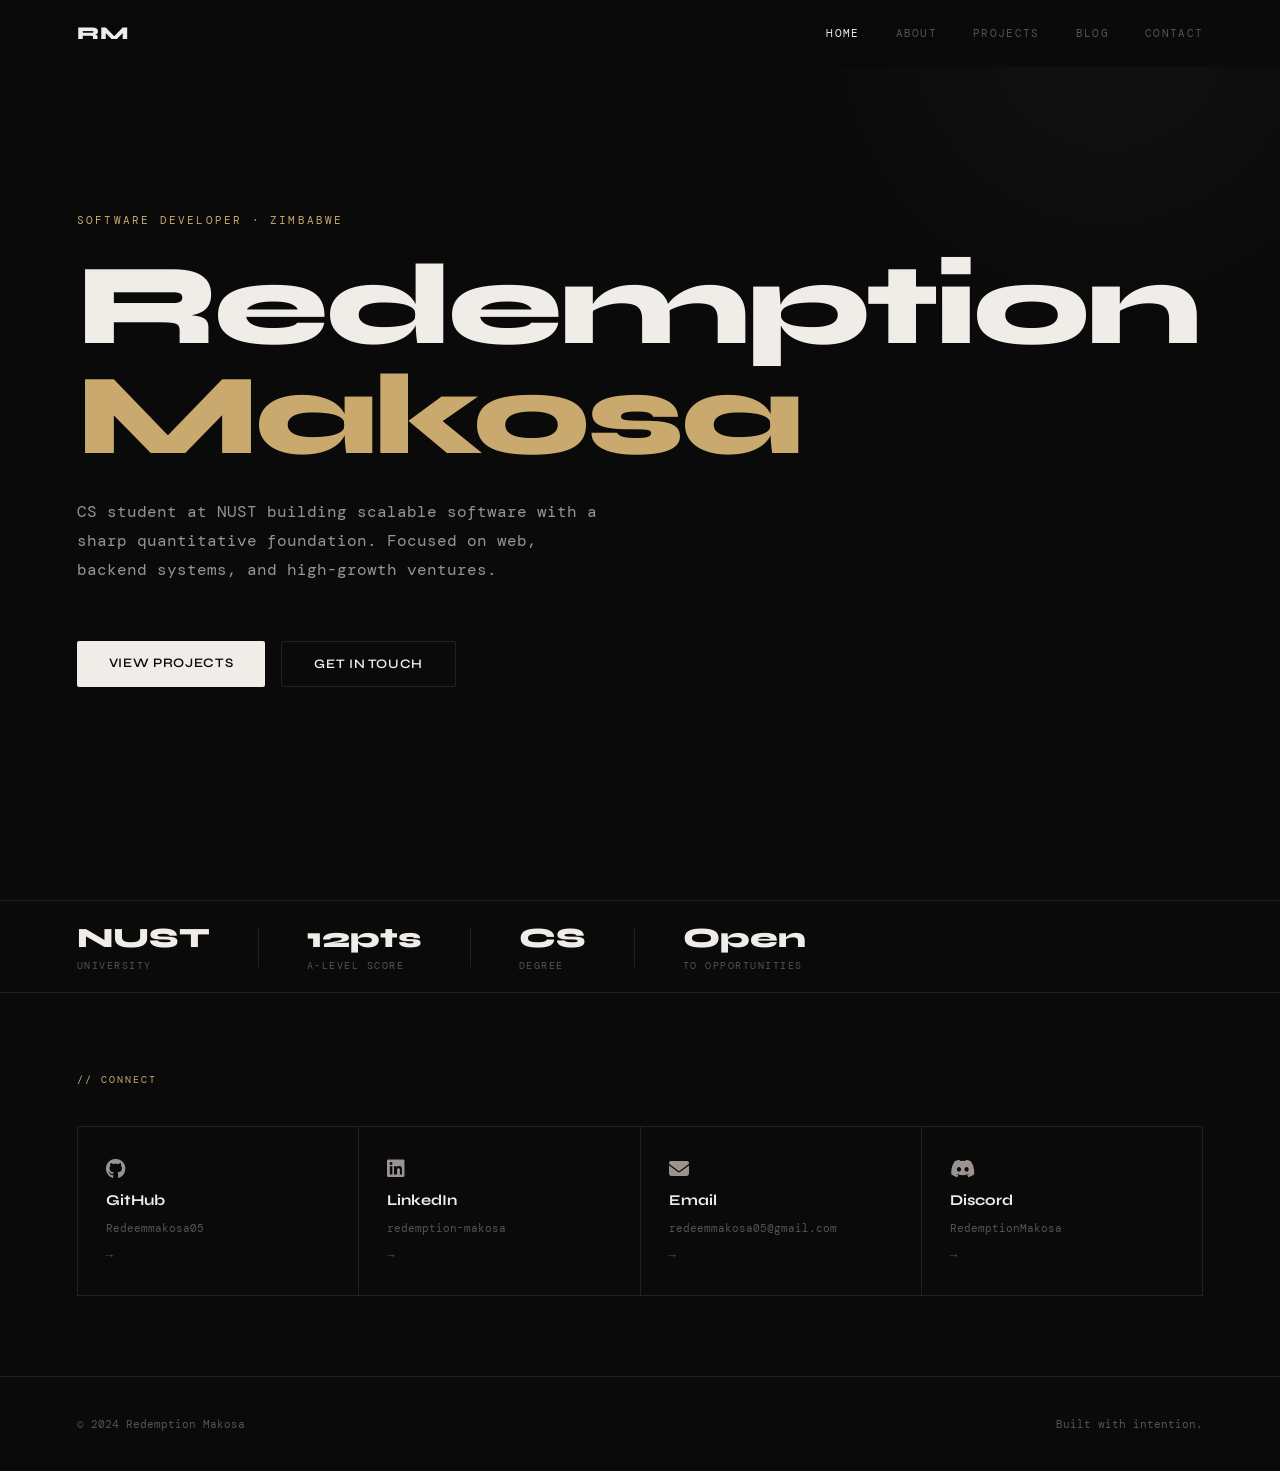
<file: index.html>
<!DOCTYPE html>
<html lang="en">
<head>
  <meta charset="UTF-8" />
  <meta name="viewport" content="width=device-width, initial-scale=1.0" />
  <title>Redemption Makosa — Software Developer</title>
  <link rel="icon" href="makosa.png" type="image/png" />
  <link rel="preconnect" href="https://fonts.googleapis.com" />
  <link rel="preconnect" href="https://fonts.gstatic.com" crossorigin />
  <link href="https://fonts.googleapis.com/css2?family=Syne:wght@400;600;700;800&family=DM+Mono:wght@400;500&display=swap" rel="stylesheet" />
  <link rel="stylesheet" href="https://cdnjs.cloudflare.com/ajax/libs/font-awesome/6.5.0/css/all.min.css" />
  <link rel="stylesheet" href="shared.css" />
  <style>
    .hero {
      min-height: 100vh;
      display: flex;
      flex-direction: column;
      justify-content: center;
      padding: 0 clamp(24px, 6vw, 100px);
      position: relative;
      overflow: hidden;
    }
    .hero::before {
      content: '';
      position: absolute;
      top: -30%; right: -10%;
      width: 600px; height: 600px;
      background: radial-gradient(circle, rgba(255,255,255,0.03) 0%, transparent 70%);
      pointer-events: none;
    }
    .hero-label {
      font-family: 'DM Mono', monospace;
      font-size: 11px; letter-spacing: 0.2em; text-transform: uppercase;
      color: var(--accent); margin-bottom: 24px;
      opacity: 0; animation: fadeUp 0.6s ease forwards 0.2s;
    }
    .hero-name {
      font-family: 'Syne', sans-serif; font-weight: 800;
      font-size: clamp(52px, 9vw, 120px); line-height: 0.95;
      color: var(--text-primary); letter-spacing: -0.03em; margin-bottom: 28px;
      opacity: 0; animation: fadeUp 0.7s ease forwards 0.35s;
    }
    .hero-name span { color: var(--accent); }
    .hero-tagline {
      font-family: 'DM Mono', monospace;
      font-size: clamp(13px, 1.5vw, 16px); color: var(--text-secondary);
      max-width: 520px; line-height: 1.8; margin-bottom: 56px;
      opacity: 0; animation: fadeUp 0.7s ease forwards 0.5s;
    }
    .hero-cta {
      display: flex; gap: 16px; flex-wrap: wrap;
      opacity: 0; animation: fadeUp 0.7s ease forwards 0.65s;
    }
    .btn-primary {
      font-family: 'Syne', sans-serif; font-weight: 600; font-size: 13px;
      letter-spacing: 0.05em; text-transform: uppercase; padding: 14px 32px;
      background: var(--text-primary); color: var(--bg); border: none;
      border-radius: 2px; cursor: pointer; text-decoration: none; transition: opacity 0.2s;
    }
    .btn-primary:hover { opacity: 0.85; }
    .btn-ghost {
      font-family: 'Syne', sans-serif; font-weight: 600; font-size: 13px;
      letter-spacing: 0.05em; text-transform: uppercase; padding: 14px 32px;
      background: transparent; color: var(--text-primary); border: 1px solid var(--border);
      border-radius: 2px; cursor: pointer; text-decoration: none; transition: border-color 0.2s;
    }
    .btn-ghost:hover { border-color: var(--text-primary); }
    .strip {
      border-top: 1px solid var(--border); border-bottom: 1px solid var(--border);
      padding: 20px clamp(24px, 6vw, 100px);
      display: flex; gap: 48px; align-items: center; overflow-x: auto;
      opacity: 0; animation: fadeUp 0.7s ease forwards 0.8s;
    }
    .strip-item { display: flex; flex-direction: column; gap: 4px; white-space: nowrap; flex-shrink: 0; }
    .strip-item .val { font-family: 'Syne', sans-serif; font-weight: 800; font-size: 28px; color: var(--text-primary); }
    .strip-item .lbl { font-family: 'DM Mono', monospace; font-size: 10px; letter-spacing: 0.15em; text-transform: uppercase; color: var(--text-muted); }
    .strip-divider { width: 1px; height: 40px; background: var(--border); flex-shrink: 0; }
    .contact-section { padding: 80px clamp(24px, 6vw, 100px); }
    .section-label { font-family: 'DM Mono', monospace; font-size: 10px; letter-spacing: 0.2em; text-transform: uppercase; color: var(--accent); margin-bottom: 40px; }
    .contact-grid { display: grid; grid-template-columns: repeat(auto-fit, minmax(200px, 1fr)); gap: 1px; background: var(--border); border: 1px solid var(--border); }
    .contact-card { background: var(--bg); padding: 32px 28px; display: flex; flex-direction: column; gap: 12px; text-decoration: none; transition: background 0.2s; }
    .contact-card:hover { background: var(--surface); }
    .contact-card i { font-size: 20px; color: var(--text-secondary); }
    .contact-card:hover i { color: var(--text-primary); }
    .contact-card .c-name { font-family: 'Syne', sans-serif; font-weight: 700; font-size: 15px; color: var(--text-primary); }
    .contact-card .c-handle { font-family: 'DM Mono', monospace; font-size: 11px; color: var(--text-muted); }
    .contact-card .c-arrow { margin-top: auto; font-size: 12px; color: var(--text-muted); transition: transform 0.2s, color 0.2s; }
    .contact-card:hover .c-arrow { transform: translateX(4px); color: var(--text-primary); }
    @keyframes fadeUp { from { opacity: 0; transform: translateY(20px); } to { opacity: 1; transform: translateY(0); } }
  </style>
</head>
<body>
  <nav class="nav">
    <a href="index.html" class="nav-logo">RM</a>
    <div class="nav-links">
      <a href="index.html" class="nav-link active">Home</a>
      <a href="about.html" class="nav-link">About</a>
      <a href="projects.html" class="nav-link">Projects</a>
      <a href="blog.html" class="nav-link">Blog</a>
      <a href="contact.html" class="nav-link">Contact</a>
    </div>
  </nav>

  <section class="hero">
    <p class="hero-label">Software Developer · Zimbabwe</p>
    <h1 class="hero-name">Redemption<br /><span>Makosa</span></h1>
    <p class="hero-tagline">CS student at NUST building scalable software with a sharp quantitative foundation. Focused on web, backend systems, and high-growth ventures.</p>
    <div class="hero-cta">
      <a href="projects.html" class="btn-primary">View Projects</a>
      <a href="contact.html" class="btn-ghost">Get In Touch</a>
    </div>
  </section>

  <div class="strip">
    <div class="strip-item"><span class="val">NUST</span><span class="lbl">University</span></div>
    <div class="strip-divider"></div>
    <div class="strip-item"><span class="val">12pts</span><span class="lbl">A-Level Score</span></div>
    <div class="strip-divider"></div>
    <div class="strip-item"><span class="val">CS</span><span class="lbl">Degree</span></div>
    <div class="strip-divider"></div>
    <div class="strip-item"><span class="val">Open</span><span class="lbl">To Opportunities</span></div>
  </div>

  <section class="contact-section">
    <p class="section-label">// Connect</p>
    <div class="contact-grid">
      <a href="https://github.com/Redeemmakosa05" class="contact-card" target="_blank" rel="noopener">
        <i class="fa-brands fa-github"></i>
        <span class="c-name">GitHub</span>
        <span class="c-handle">Redeemmakosa05</span>
        <span class="c-arrow">→</span>
      </a>
      <a href="https://www.linkedin.com/in/redemption-makosa/" class="contact-card" target="_blank" rel="noopener">
        <i class="fa-brands fa-linkedin"></i>
        <span class="c-name">LinkedIn</span>
        <span class="c-handle">redemption-makosa</span>
        <span class="c-arrow">→</span>
      </a>
      <a href="contact.html" class="contact-card">
        <i class="fa-solid fa-envelope"></i>
        <span class="c-name">Email</span>
        <span class="c-handle">redeemmakosa05@gmail.com</span>
        <span class="c-arrow">→</span>
      </a>
      <a href="https://discord.com/users/RedemptionMakosa#0001" class="contact-card" target="_blank" rel="noopener">
        <i class="fa-brands fa-discord"></i>
        <span class="c-name">Discord</span>
        <span class="c-handle">RedemptionMakosa</span>
        <span class="c-arrow">→</span>
      </a>
    </div>
  </section>

  <footer class="footer">
    <span class="footer-copy">© 2024 Redemption Makosa</span>
    <span class="footer-built">Built with intention.</span>
  </footer>

  <script>
    const nav = document.querySelector('.nav');
    window.addEventListener('scroll', () => nav.classList.toggle('scrolled', window.scrollY > 20));
  </script>
</body>
</html>
</file>
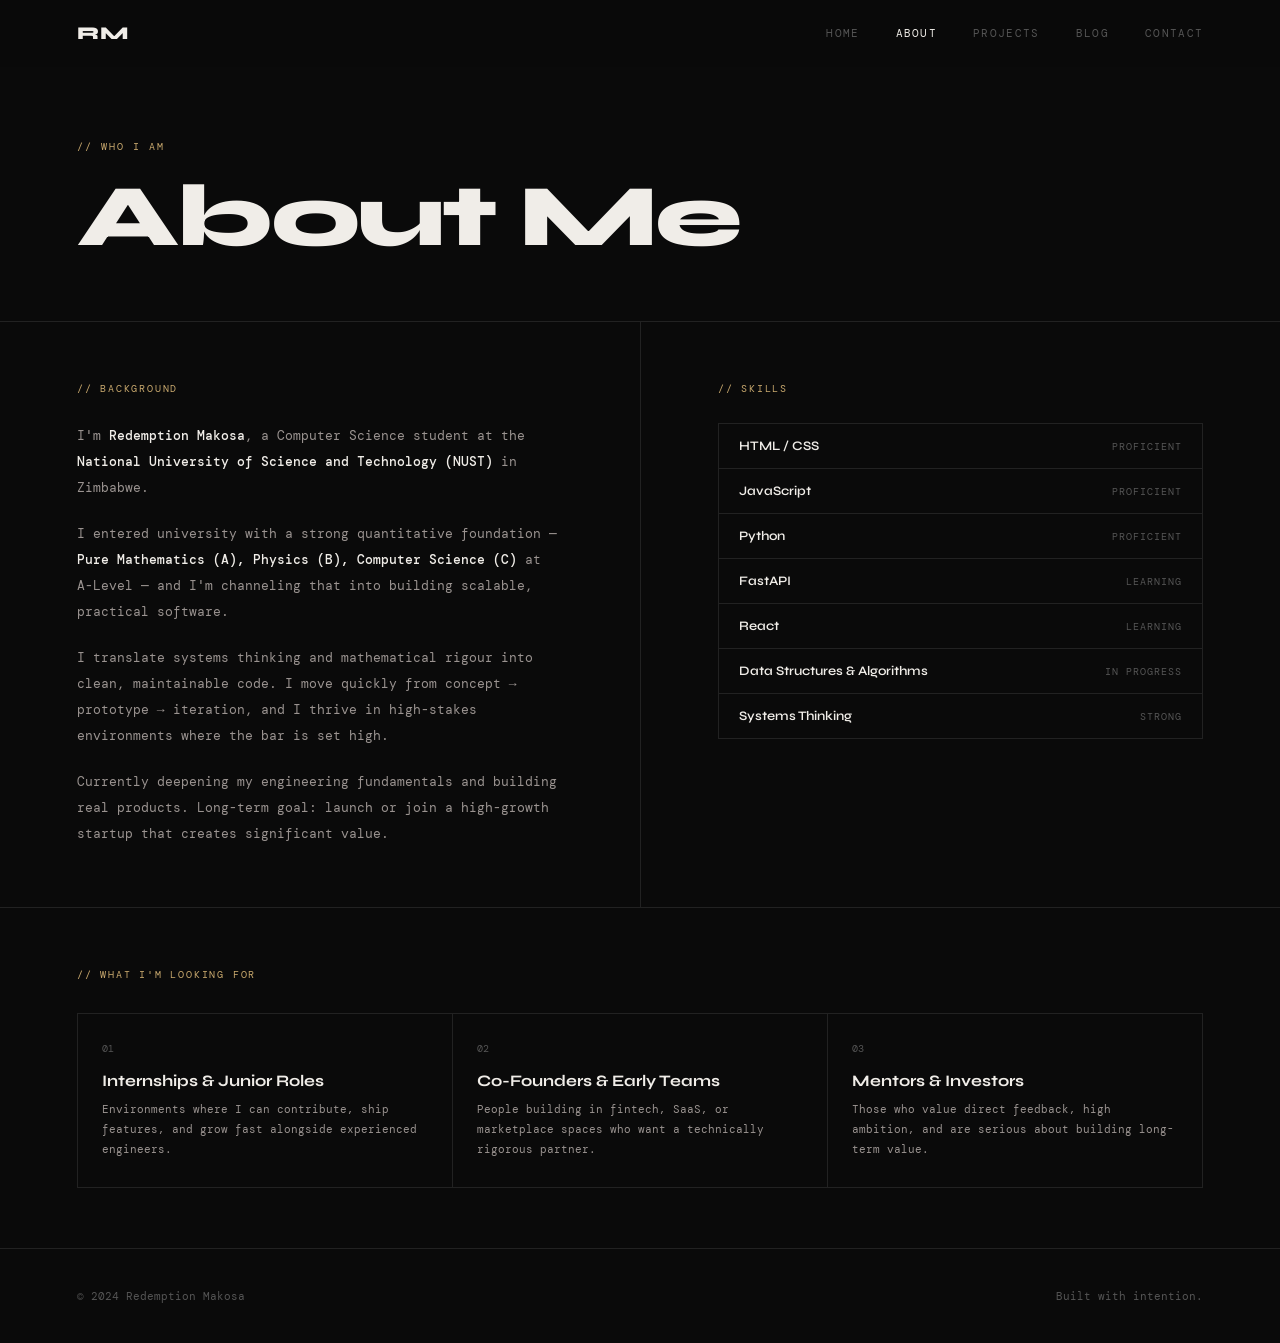
<file: about.html>
<!DOCTYPE html>
<html lang="en">
<head>
  <meta charset="UTF-8" /><meta name="viewport" content="width=device-width, initial-scale=1.0" />
  <title>About — Redemption Makosa</title>
  <link rel="icon" href="makosa.png" type="image/png" />
  <link rel="preconnect" href="https://fonts.googleapis.com" />
  <link rel="preconnect" href="https://fonts.gstatic.com" crossorigin />
  <link href="https://fonts.googleapis.com/css2?family=Syne:wght@400;600;700;800&family=DM+Mono:wght@400;500&display=swap" rel="stylesheet" />
  <link rel="stylesheet" href="shared.css" />
  <style>
    .page-header { padding: 140px clamp(24px,6vw,100px) 60px; border-bottom: 1px solid var(--border); }
    .page-label { font-family:'DM Mono',monospace; font-size:10px; letter-spacing:0.2em; text-transform:uppercase; color:var(--accent); margin-bottom:20px; opacity:0; animation:fadeUp 0.5s ease forwards 0.1s; }
    .page-title { font-family:'Syne',sans-serif; font-weight:800; font-size:clamp(40px,7vw,88px); line-height:1; letter-spacing:-0.03em; color:var(--text-primary); opacity:0; animation:fadeUp 0.6s ease forwards 0.2s; }
    .about-body { display:grid; grid-template-columns:1fr 1fr; }
    @media(max-width:760px){ .about-body{grid-template-columns:1fr;} }
    .about-col { padding: 60px clamp(24px,6vw,100px); }
    .about-col+.about-col { border-left:1px solid var(--border); }
    @media(max-width:760px){ .about-col+.about-col{border-left:none;border-top:1px solid var(--border);} }
    .col-label { font-family:'DM Mono',monospace; font-size:10px; letter-spacing:0.18em; text-transform:uppercase; color:var(--accent); margin-bottom:28px; }
    .bio-text { font-family:'DM Mono',monospace; font-size:13px; line-height:2; color:var(--text-secondary); }
    .bio-text p+p { margin-top:20px; }
    .bio-text strong { color:var(--text-primary); font-weight:500; }
    .skills-list { display:flex; flex-direction:column; border:1px solid var(--border); }
    .skill-row { display:flex; align-items:center; justify-content:space-between; padding:14px 20px; border-bottom:1px solid var(--border); transition:background 0.2s; }
    .skill-row:last-child { border-bottom:none; }
    .skill-row:hover { background:var(--surface); }
    .skill-name { font-family:'Syne',sans-serif; font-weight:600; font-size:13px; color:var(--text-primary); }
    .skill-level { font-family:'DM Mono',monospace; font-size:10px; letter-spacing:0.1em; text-transform:uppercase; color:var(--text-muted); }
    .looking-section { padding:60px clamp(24px,6vw,100px); border-top:1px solid var(--border); }
    .cards-row { display:grid; grid-template-columns:repeat(auto-fit,minmax(240px,1fr)); gap:1px; background:var(--border); border:1px solid var(--border); margin-top:32px; }
    .info-card { background:var(--bg); padding:28px 24px; transition:background 0.2s; }
    .info-card:hover { background:var(--surface); }
    .info-card .ic-num { font-family:'DM Mono',monospace; font-size:10px; color:var(--text-muted); margin-bottom:16px; }
    .info-card .ic-title { font-family:'Syne',sans-serif; font-weight:700; font-size:16px; color:var(--text-primary); margin-bottom:10px; }
    .info-card .ic-desc { font-family:'DM Mono',monospace; font-size:11px; color:var(--text-secondary); line-height:1.8; }
    @keyframes fadeUp { from{opacity:0;transform:translateY(16px);}to{opacity:1;transform:translateY(0);} }
  </style>
</head>
<body>
  <nav class="nav">
    <a href="index.html" class="nav-logo">RM</a>
    <div class="nav-links">
      <a href="index.html" class="nav-link">Home</a>
      <a href="about.html" class="nav-link active">About</a>
      <a href="projects.html" class="nav-link">Projects</a>
      <a href="blog.html" class="nav-link">Blog</a>
      <a href="contact.html" class="nav-link">Contact</a>
    </div>
  </nav>

  <header class="page-header">
    <p class="page-label">// Who I am</p>
    <h1 class="page-title">About Me</h1>
  </header>

  <div class="about-body">
    <div class="about-col">
      <p class="col-label">// Background</p>
      <div class="bio-text">
        <p>I'm <strong>Redemption Makosa</strong>, a Computer Science student at the <strong>National University of Science and Technology (NUST)</strong> in Zimbabwe.</p>
        <p>I entered university with a strong quantitative foundation — <strong>Pure Mathematics (A), Physics (B), Computer Science (C)</strong> at A-Level — and I'm channeling that into building scalable, practical software.</p>
        <p>I translate systems thinking and mathematical rigour into clean, maintainable code. I move quickly from concept → prototype → iteration, and I thrive in high-stakes environments where the bar is set high.</p>
        <p>Currently deepening my engineering fundamentals and building real products. Long-term goal: launch or join a high-growth startup that creates significant value.</p>
      </div>
    </div>
    <div class="about-col">
      <p class="col-label">// Skills</p>
      <div class="skills-list">
        <div class="skill-row"><span class="skill-name">HTML / CSS</span><span class="skill-level">Proficient</span></div>
        <div class="skill-row"><span class="skill-name">JavaScript</span><span class="skill-level">Proficient</span></div>
        <div class="skill-row"><span class="skill-name">Python</span><span class="skill-level">Proficient</span></div>
        <div class="skill-row"><span class="skill-name">FastAPI</span><span class="skill-level">Learning</span></div>
        <div class="skill-row"><span class="skill-name">React</span><span class="skill-level">Learning</span></div>
        <div class="skill-row"><span class="skill-name">Data Structures & Algorithms</span><span class="skill-level">In Progress</span></div>
        <div class="skill-row"><span class="skill-name">Systems Thinking</span><span class="skill-level">Strong</span></div>
      </div>
    </div>
  </div>

  <section class="looking-section">
    <p class="col-label">// What I'm looking for</p>
    <div class="cards-row">
      <div class="info-card"><div class="ic-num">01</div><div class="ic-title">Internships & Junior Roles</div><div class="ic-desc">Environments where I can contribute, ship features, and grow fast alongside experienced engineers.</div></div>
      <div class="info-card"><div class="ic-num">02</div><div class="ic-title">Co-Founders & Early Teams</div><div class="ic-desc">People building in fintech, SaaS, or marketplace spaces who want a technically rigorous partner.</div></div>
      <div class="info-card"><div class="ic-num">03</div><div class="ic-title">Mentors & Investors</div><div class="ic-desc">Those who value direct feedback, high ambition, and are serious about building long-term value.</div></div>
    </div>
  </section>

  <footer class="footer">
    <span class="footer-copy">© 2024 Redemption Makosa</span>
    <span class="footer-built">Built with intention.</span>
  </footer>
  <script>
    const nav = document.querySelector('.nav');
    window.addEventListener('scroll', () => nav.classList.toggle('scrolled', window.scrollY > 20));
  </script>
</body>
</html>
</file>
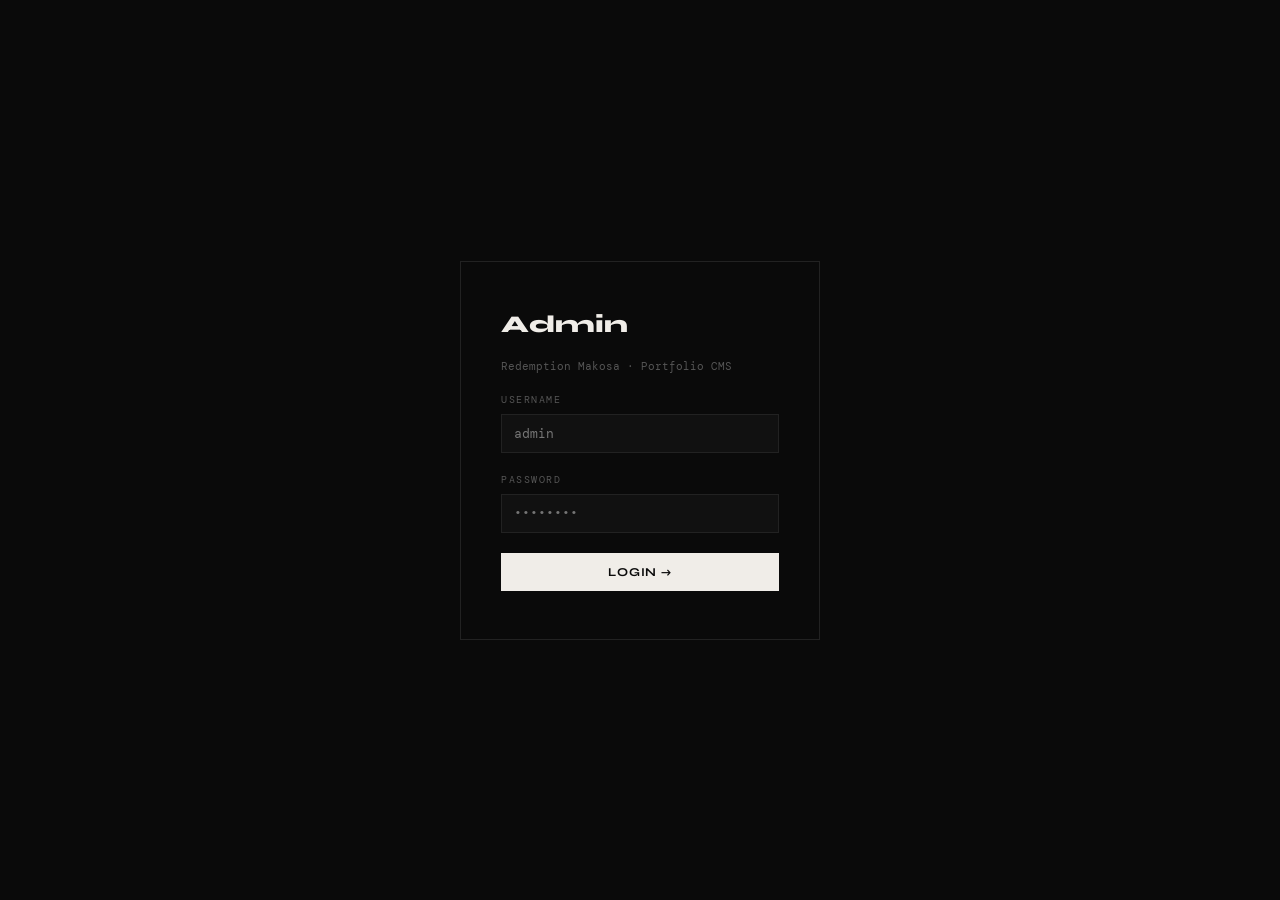
<file: admin.html>
<!DOCTYPE html>
<html lang="en">
<head>
  <meta charset="UTF-8"/>
  <meta name="viewport" content="width=device-width, initial-scale=1.0"/>
  <title>Admin — Redemption Makosa</title>
  <link rel="preconnect" href="https://fonts.googleapis.com"/>
  <link href="https://fonts.googleapis.com/css2?family=Syne:wght@700;800&family=DM+Mono:wght@400;500&display=swap" rel="stylesheet"/>
  <style>
    :root {
      --bg: #0a0a0a; --surface: #111; --border: #222;
      --text: #f0ede8; --muted: #555; --accent: #c9a96e;
      --red: #e05252; --green: #52c87a;
    }
    *, *::before, *::after { margin:0; padding:0; box-sizing:border-box; }
    body { background:var(--bg); color:var(--text); font-family:'DM Mono',monospace; font-size:13px; }
    
    /* LOGIN */
    #login-screen {
      min-height:100vh; display:flex; align-items:center; justify-content:center;
    }
    .login-box {
      width:360px; border:1px solid var(--border); padding:48px 40px;
      display:flex; flex-direction:column; gap:20px;
    }
    .login-box h1 { font-family:'Syne',sans-serif; font-size:24px; font-weight:800; }
    .login-box p { color:var(--muted); font-size:11px; }
    .field { display:flex; flex-direction:column; gap:8px; }
    .field label { font-size:10px; letter-spacing:0.15em; text-transform:uppercase; color:var(--muted); }
    .field input {
      background:var(--surface); border:1px solid var(--border); color:var(--text);
      padding:10px 12px; font-family:'DM Mono',monospace; font-size:13px; outline:none;
      transition:border-color 0.2s;
    }
    .field input:focus { border-color:var(--accent); }
    .btn {
      padding:12px; background:var(--text); color:var(--bg);
      font-family:'Syne',sans-serif; font-weight:700; font-size:12px;
      letter-spacing:0.08em; text-transform:uppercase; border:none; cursor:pointer;
      transition:opacity 0.2s;
    }
    .btn:hover { opacity:0.85; }
    .btn-ghost {
      background:transparent; color:var(--text); border:1px solid var(--border);
      font-family:'Syne',sans-serif; font-weight:600; font-size:11px;
      letter-spacing:0.08em; text-transform:uppercase; padding:10px 20px;
      cursor:pointer; transition:border-color 0.2s;
    }
    .btn-ghost:hover { border-color:var(--text); }
    .btn-danger {
      background:var(--red); color:#fff; border:none;
      font-family:'DM Mono',monospace; font-size:11px;
      padding:6px 12px; cursor:pointer;
    }
    #login-error { color:var(--red); font-size:11px; display:none; }

    /* DASHBOARD */
    #dashboard { display:none; }
    .topbar {
      display:flex; align-items:center; justify-content:space-between;
      padding:18px 40px; border-bottom:1px solid var(--border);
      position:sticky; top:0; background:rgba(10,10,10,0.9); backdrop-filter:blur(10px); z-index:10;
    }
    .topbar-logo { font-family:'Syne',sans-serif; font-weight:800; font-size:16px; }
    .topbar-right { display:flex; align-items:center; gap:20px; }
    .topbar-user { font-size:11px; color:var(--muted); }
    
    .tabs { display:flex; border-bottom:1px solid var(--border); padding:0 40px; }
    .tab {
      padding:16px 24px; font-size:11px; letter-spacing:0.12em; text-transform:uppercase;
      color:var(--muted); cursor:pointer; border-bottom:2px solid transparent; transition:all 0.2s;
    }
    .tab.active { color:var(--text); border-color:var(--accent); }
    .tab:hover { color:var(--text); }
    
    .panel { display:none; padding:40px; }
    .panel.active { display:block; }
    
    .panel-title {
      font-family:'Syne',sans-serif; font-weight:800; font-size:28px;
      letter-spacing:-0.02em; margin-bottom:32px;
    }
    
    /* STATS */
    .stats-row { display:grid; grid-template-columns:repeat(auto-fit,minmax(180px,1fr)); gap:1px; background:var(--border); border:1px solid var(--border); margin-bottom:40px; }
    .stat-card { background:var(--bg); padding:28px 24px; }
    .stat-val { font-family:'Syne',sans-serif; font-weight:800; font-size:36px; color:var(--text); }
    .stat-lbl { font-size:10px; letter-spacing:0.15em; text-transform:uppercase; color:var(--muted); margin-top:6px; }
    
    /* TABLE */
    .data-table { width:100%; border-collapse:collapse; border:1px solid var(--border); }
    .data-table th {
      text-align:left; padding:12px 16px; font-size:10px; letter-spacing:0.12em;
      text-transform:uppercase; color:var(--muted); border-bottom:1px solid var(--border);
      background:var(--surface);
    }
    .data-table td { padding:14px 16px; border-bottom:1px solid var(--border); color:var(--text); vertical-align:top; }
    .data-table tr:last-child td { border-bottom:none; }
    .data-table tr:hover td { background:var(--surface); }
    .msg-text { color:var(--muted); font-size:11px; max-width:320px; }
    .tag { display:inline-block; padding:2px 8px; border:1px solid var(--border); font-size:10px; color:var(--muted); margin:2px; }
    .badge-pub { color:var(--green); font-size:10px; }
    .badge-draft { color:var(--muted); font-size:10px; }
    
    /* FORM */
    .form-grid { display:grid; grid-template-columns:1fr 1fr; gap:20px; margin-bottom:20px; }
    .form-full { grid-column:1/-1; }
    .form-field { display:flex; flex-direction:column; gap:8px; }
    .form-field label { font-size:10px; letter-spacing:0.15em; text-transform:uppercase; color:var(--muted); }
    .form-field input, .form-field textarea, .form-field select {
      background:var(--surface); border:1px solid var(--border); color:var(--text);
      padding:10px 12px; font-family:'DM Mono',monospace; font-size:13px; outline:none;
      transition:border-color 0.2s; resize:vertical;
    }
    .form-field input:focus, .form-field textarea:focus { border-color:var(--accent); }
    .form-field textarea { min-height:200px; }
    .form-actions { display:flex; gap:12px; margin-top:24px; }
    .section-divider { border:none; border-top:1px solid var(--border); margin:40px 0; }
    .section-sub { font-family:'Syne',sans-serif; font-weight:700; font-size:18px; margin-bottom:20px; }
    .toast {
      position:fixed; bottom:24px; right:24px; padding:14px 20px;
      background:var(--surface); border:1px solid var(--border);
      font-size:12px; opacity:0; transition:opacity 0.3s; pointer-events:none; z-index:999;
    }
    .toast.show { opacity:1; }
    .toast.success { border-color:var(--green); color:var(--green); }
    .toast.error { border-color:var(--red); color:var(--red); }
    .empty { color:var(--muted); font-size:12px; padding:24px 0; }
  </style>
</head>
<body>

<!-- LOGIN -->
<div id="login-screen">
  <div class="login-box">
    <h1>Admin</h1>
    <p>Redemption Makosa · Portfolio CMS</p>
    <div class="field">
      <label>Username</label>
      <input type="text" id="username" placeholder="admin"/>
    </div>
    <div class="field">
      <label>Password</label>
      <input type="password" id="password" placeholder="••••••••" onkeydown="if(event.key==='Enter')doLogin()"/>
    </div>
    <span id="login-error">Incorrect credentials.</span>
    <button class="btn" onclick="doLogin()">Login →</button>
  </div>
</div>

<!-- DASHBOARD -->
<div id="dashboard">
  <div class="topbar">
    <span class="topbar-logo">RM Admin</span>
    <div class="topbar-right">
      <span class="topbar-user" id="topbar-user"></span>
      <button class="btn-ghost" onclick="logout()">Logout</button>
    </div>
  </div>

  <div class="tabs">
    <div class="tab active" onclick="switchTab('overview')">Overview</div>
    <div class="tab" onclick="switchTab('messages')">Messages</div>
    <div class="tab" onclick="switchTab('blog')">Blog</div>
    <div class="tab" onclick="switchTab('views')">Views</div>
  </div>

  <!-- OVERVIEW -->
  <div class="panel active" id="tab-overview">
    <h2 class="panel-title">Overview</h2>
    <div class="stats-row">
      <div class="stat-card">
        <div class="stat-val" id="stat-messages">—</div>
        <div class="stat-lbl">Messages</div>
      </div>
      <div class="stat-card">
        <div class="stat-val" id="stat-posts">—</div>
        <div class="stat-lbl">Blog Posts</div>
      </div>
      <div class="stat-card">
        <div class="stat-val" id="stat-views">—</div>
        <div class="stat-lbl">Total Views</div>
      </div>
    </div>
  </div>

  <!-- MESSAGES -->
  <div class="panel" id="tab-messages">
    <h2 class="panel-title">Contact Messages</h2>
    <table class="data-table">
      <thead>
        <tr>
          <th>Name</th><th>Email</th><th>Subject</th><th>Message</th><th>Date</th>
        </tr>
      </thead>
      <tbody id="messages-body"><tr><td colspan="5" class="empty">Loading…</td></tr></tbody>
    </table>
  </div>

  <!-- BLOG -->
  <div class="panel" id="tab-blog">
    <h2 class="panel-title">Blog</h2>

    <!-- New post form -->
    <div class="section-sub">New Post</div>
    <div class="form-grid">
      <div class="form-field">
        <label>Title</label>
        <input type="text" id="post-title" placeholder="Post title"/>
      </div>
      <div class="form-field">
        <label>Slug</label>
        <input type="text" id="post-slug" placeholder="post-slug-url"/>
      </div>
      <div class="form-field form-full">
        <label>Excerpt</label>
        <input type="text" id="post-excerpt" placeholder="Short summary shown in listings"/>
      </div>
      <div class="form-field form-full">
        <label>Content (Markdown supported)</label>
        <textarea id="post-content" placeholder="Write your post content here…"></textarea>
      </div>
      <div class="form-field">
        <label>Tags (comma separated)</label>
        <input type="text" id="post-tags" placeholder="dev, zimbabwe, web"/>
      </div>
      <div class="form-field">
        <label>Status</label>
        <select id="post-published">
          <option value="false">Draft</option>
          <option value="true">Published</option>
        </select>
      </div>
    </div>
    <div class="form-actions">
      <button class="btn" onclick="createPost()">Publish Post →</button>
    </div>

    <hr class="section-divider"/>
    <div class="section-sub">All Posts</div>
    <table class="data-table">
      <thead>
        <tr><th>Title</th><th>Slug</th><th>Tags</th><th>Status</th><th>Date</th><th></th></tr>
      </thead>
      <tbody id="posts-body"><tr><td colspan="6" class="empty">Loading…</td></tr></tbody>
    </table>
  </div>

  <!-- VIEWS -->
  <div class="panel" id="tab-views">
    <h2 class="panel-title">Project Views</h2>
    <table class="data-table">
      <thead>
        <tr><th>Project ID</th><th>Views</th></tr>
      </thead>
      <tbody id="views-body"><tr><td colspan="2" class="empty">Loading…</td></tr></tbody>
    </table>
  </div>
</div>

<div class="toast" id="toast"></div>

<script>
  // ── CONFIG: point this at your deployed API ──
  const API = 'https://your-api.vercel.app';

  let token = localStorage.getItem('admin_token');
  if (token) showDashboard();

  function showDashboard() {
    document.getElementById('login-screen').style.display = 'none';
    document.getElementById('dashboard').style.display = 'block';
    document.getElementById('topbar-user').textContent = localStorage.getItem('admin_user') || 'admin';
    loadOverview();
    loadMessages();
    loadPosts();
    loadViews();
  }

  async function doLogin() {
    const u = document.getElementById('username').value;
    const p = document.getElementById('password').value;
    const err = document.getElementById('login-error');
    err.style.display = 'none';
    try {
      const res = await fetch(`${API}/auth/login`, {
        method: 'POST',
        headers: {'Content-Type':'application/json'},
        body: JSON.stringify({username: u, password: p})
      });
      if (!res.ok) { err.style.display = 'block'; return; }
      const data = await res.json();
      token = data.access_token;
      localStorage.setItem('admin_token', token);
      localStorage.setItem('admin_user', u);
      showDashboard();
    } catch(e) {
      err.textContent = 'Connection failed. Is the API running?';
      err.style.display = 'block';
    }
  }

  function logout() {
    localStorage.removeItem('admin_token');
    localStorage.removeItem('admin_user');
    location.reload();
  }

  function switchTab(name) {
    document.querySelectorAll('.tab').forEach((t,i) => {
      const names = ['overview','messages','blog','views'];
      t.classList.toggle('active', names[i] === name);
    });
    document.querySelectorAll('.panel').forEach(p => p.classList.remove('active'));
    document.getElementById(`tab-${name}`).classList.add('active');
  }

  function toast(msg, type='success') {
    const el = document.getElementById('toast');
    el.textContent = msg;
    el.className = `toast show ${type}`;
    setTimeout(() => el.classList.remove('show'), 3000);
  }

  async function authFetch(url, opts={}) {
    return fetch(`${API}${url}`, {
      ...opts,
      headers: {'Authorization': `Bearer ${token}`, 'Content-Type':'application/json', ...(opts.headers||{})}
    });
  }

  async function loadOverview() {
    const [msgs, posts, views] = await Promise.all([
      authFetch('/contact').then(r=>r.json()).catch(()=>[]),
      authFetch('/blog?published_only=false').then(r=>r.json()).catch(()=>[]),
      authFetch('/projects/views').then(r=>r.json()).catch(()=>[])
    ]);
    document.getElementById('stat-messages').textContent = Array.isArray(msgs) ? msgs.length : '—';
    document.getElementById('stat-posts').textContent = Array.isArray(posts) ? posts.length : '—';
    const total = Array.isArray(views) ? views.reduce((s,v)=>s+v.views,0) : 0;
    document.getElementById('stat-views').textContent = total;
  }

  async function loadMessages() {
    const res = await authFetch('/contact');
    const data = await res.json();
    const tbody = document.getElementById('messages-body');
    if (!data.length) { tbody.innerHTML = '<tr><td colspan="5" class="empty">No messages yet.</td></tr>'; return; }
    tbody.innerHTML = data.map(m => `
      <tr>
        <td>${esc(m.name)}</td>
        <td>${esc(m.email)}</td>
        <td>${esc(m.subject)}</td>
        <td class="msg-text">${esc(m.message).substring(0,120)}…</td>
        <td>${new Date(m.created_at).toLocaleDateString()}</td>
      </tr>`).join('');
  }

  async function loadPosts() {
    const res = await authFetch('/blog?published_only=false');
    const data = await res.json();
    const tbody = document.getElementById('posts-body');
    if (!data.length) { tbody.innerHTML = '<tr><td colspan="6" class="empty">No posts yet.</td></tr>'; return; }
    tbody.innerHTML = data.map(p => `
      <tr>
        <td>${esc(p.title)}</td>
        <td><span style="color:var(--muted)">${esc(p.slug)}</span></td>
        <td>${(p.tags||[]).map(t=>`<span class="tag">${esc(t)}</span>`).join('')}</td>
        <td>${p.published ? '<span class="badge-pub">● Published</span>' : '<span class="badge-draft">○ Draft</span>'}</td>
        <td>${new Date(p.created_at).toLocaleDateString()}</td>
        <td><button class="btn-danger" onclick="deletePost('${p.id}')">Delete</button></td>
      </tr>`).join('');
  }

  async function loadViews() {
    const res = await authFetch('/projects/views');
    const data = await res.json();
    const tbody = document.getElementById('views-body');
    if (!data.length) { tbody.innerHTML = '<tr><td colspan="2" class="empty">No views tracked yet.</td></tr>'; return; }
    tbody.innerHTML = data.map(v => `
      <tr>
        <td>${esc(v.project_id)}</td>
        <td><strong>${v.views}</strong></td>
      </tr>`).join('');
  }

  async function createPost() {
    const title = document.getElementById('post-title').value.trim();
    const slug = document.getElementById('post-slug').value.trim();
    const excerpt = document.getElementById('post-excerpt').value.trim();
    const content = document.getElementById('post-content').value.trim();
    const tags = document.getElementById('post-tags').value.split(',').map(t=>t.trim()).filter(Boolean);
    const published = document.getElementById('post-published').value === 'true';
    if (!title || !slug || !excerpt || !content) { toast('Fill in all fields.', 'error'); return; }
    const res = await authFetch('/blog', {method:'POST', body: JSON.stringify({title, slug, excerpt, content, tags, published})});
    if (res.ok) {
      toast('Post created!');
      ['post-title','post-slug','post-excerpt','post-content','post-tags'].forEach(id=>document.getElementById(id).value='');
      loadPosts();
      loadOverview();
    } else {
      const e = await res.json();
      toast(e.detail || 'Failed.', 'error');
    }
  }

  async function deletePost(id) {
    if (!confirm('Delete this post?')) return;
    await authFetch(`/blog/${id}`, {method:'DELETE'});
    toast('Post deleted.');
    loadPosts();
    loadOverview();
  }

  function esc(s) {
    return String(s||'').replace(/&/g,'&amp;').replace(/</g,'&lt;').replace(/>/g,'&gt;');
  }
</script>
</body>
</html>
</file>
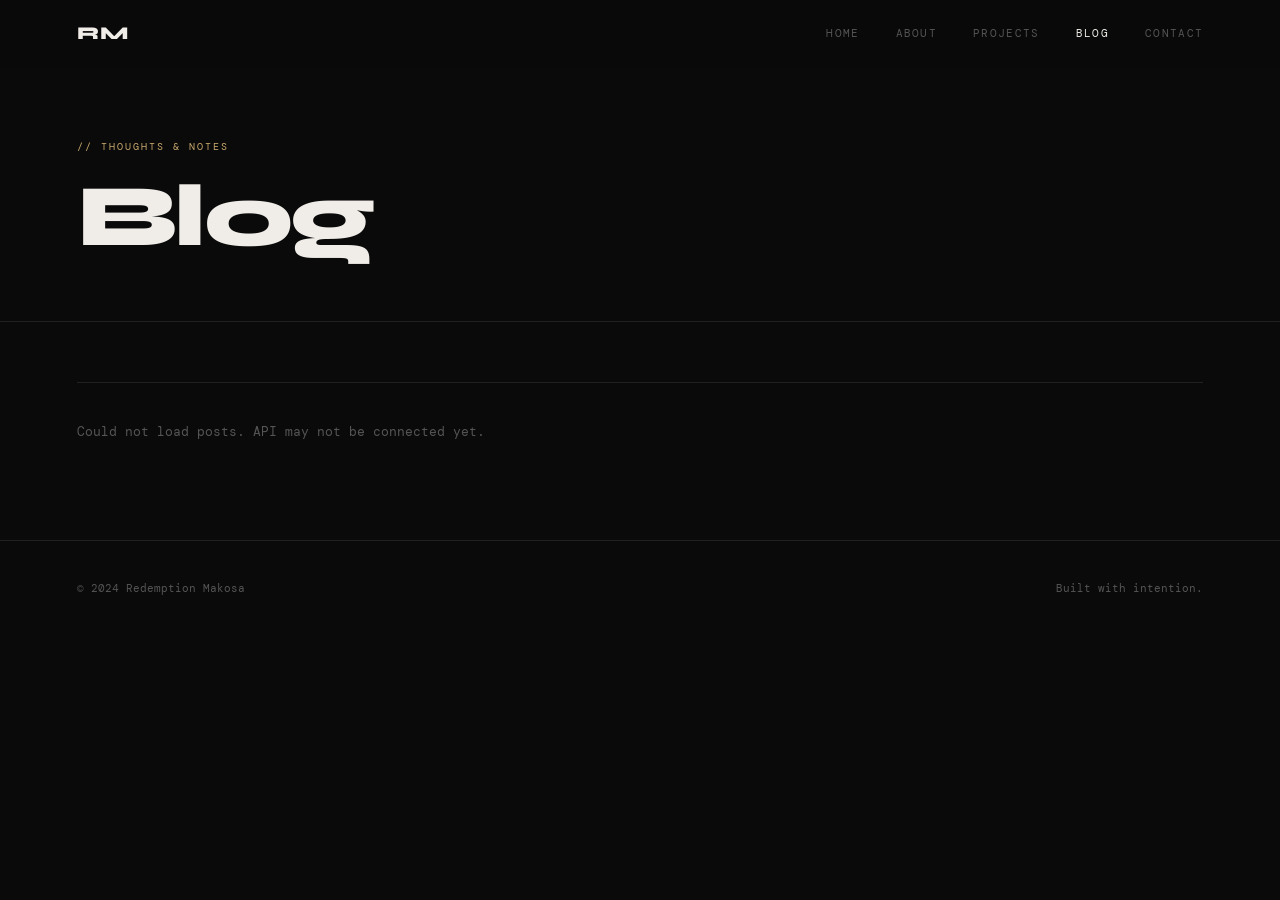
<file: blog.html>
<!DOCTYPE html>
<html lang="en">
<head>
  <meta charset="UTF-8"/><meta name="viewport" content="width=device-width, initial-scale=1.0"/>
  <title>Blog — Redemption Makosa</title>
  <link rel="icon" href="makosa.png" type="image/png"/>
  <link rel="preconnect" href="https://fonts.googleapis.com"/>
  <link rel="preconnect" href="https://fonts.gstatic.com" crossorigin/>
  <link href="https://fonts.googleapis.com/css2?family=Syne:wght@400;600;700;800&family=DM+Mono:wght@400;500&display=swap" rel="stylesheet"/>
  <link rel="stylesheet" href="shared.css"/>
  <style>
    .page-header { padding:140px clamp(24px,6vw,100px) 60px; border-bottom:1px solid var(--border); }
    .page-label { font-family:'DM Mono',monospace; font-size:10px; letter-spacing:0.2em; text-transform:uppercase; color:var(--accent); margin-bottom:20px; opacity:0; animation:fadeUp 0.5s ease forwards 0.1s; }
    .page-title { font-family:'Syne',sans-serif; font-weight:800; font-size:clamp(40px,7vw,88px); line-height:1; letter-spacing:-0.03em; color:var(--text-primary); opacity:0; animation:fadeUp 0.6s ease forwards 0.2s; }
    .blog-section { padding:60px clamp(24px,6vw,100px); }
    .loading { font-family:'DM Mono',monospace; font-size:12px; color:var(--text-muted); }
    .empty-state { font-family:'DM Mono',monospace; font-size:13px; color:var(--text-muted); padding:40px 0; border-top:1px solid var(--border); }
    .post-item { display:grid; grid-template-columns:1fr auto; gap:24px; align-items:start; padding:40px 0; border-bottom:1px solid var(--border); text-decoration:none; opacity:0; animation:fadeUp 0.5s ease forwards; }
    .post-item:first-child { border-top:1px solid var(--border); }
    .post-item:hover .post-arrow { transform:translate(4px,-4px); color:var(--text-primary); }
    .post-tags { display:flex; gap:8px; flex-wrap:wrap; margin-bottom:14px; }
    .post-tag { font-family:'DM Mono',monospace; font-size:9px; letter-spacing:0.12em; text-transform:uppercase; color:var(--accent); border:1px solid rgba(201,169,110,0.3); padding:3px 8px; border-radius:2px; }
    .post-title { font-family:'Syne',sans-serif; font-weight:700; font-size:clamp(20px,3vw,30px); color:var(--text-primary); margin-bottom:12px; letter-spacing:-0.02em; }
    .post-excerpt { font-family:'DM Mono',monospace; font-size:12px; color:var(--text-secondary); line-height:1.9; max-width:600px; }
    .post-date { font-family:'DM Mono',monospace; font-size:10px; color:var(--text-muted); margin-top:14px; letter-spacing:0.08em; }
    .post-arrow { font-size:20px; color:var(--text-muted); transition:transform 0.2s,color 0.2s; padding-top:4px; }
    /* Single post view */
    #post-view { display:none; padding:100px clamp(24px,6vw,100px) 60px; max-width:780px; }
    .post-back { font-family:'DM Mono',monospace; font-size:11px; color:var(--text-muted); text-decoration:none; letter-spacing:0.1em; display:inline-flex; align-items:center; gap:8px; margin-bottom:48px; transition:color 0.2s; }
    .post-back:hover { color:var(--text-primary); }
    .post-full-title { font-family:'Syne',sans-serif; font-weight:800; font-size:clamp(32px,5vw,56px); color:var(--text-primary); letter-spacing:-0.03em; margin-bottom:16px; line-height:1.1; }
    .post-full-date { font-family:'DM Mono',monospace; font-size:11px; color:var(--text-muted); margin-bottom:48px; padding-bottom:40px; border-bottom:1px solid var(--border); }
    .post-full-content { font-family:'DM Mono',monospace; font-size:13px; color:var(--text-secondary); line-height:2.1; white-space:pre-wrap; }
    @keyframes fadeUp{from{opacity:0;transform:translateY(16px);}to{opacity:1;transform:translateY(0);}}
  </style>
</head>
<body>
  <nav class="nav">
    <a href="index.html" class="nav-logo">RM</a>
    <div class="nav-links">
      <a href="index.html" class="nav-link">Home</a>
      <a href="about.html" class="nav-link">About</a>
      <a href="projects.html" class="nav-link">Projects</a>
      <a href="blog.html" class="nav-link active">Blog</a>
      <a href="contact.html" class="nav-link">Contact</a>
    </div>
  </nav>

  <!-- LIST VIEW -->
  <div id="list-view">
    <header class="page-header">
      <p class="page-label">// Thoughts & notes</p>
      <h1 class="page-title">Blog</h1>
    </header>
    <section class="blog-section">
      <div id="posts-container"><p class="loading">Loading posts…</p></div>
    </section>
  </div>

  <!-- SINGLE POST VIEW -->
  <div id="post-view">
    <a href="#" class="post-back" onclick="showList(); return false;">← Back to Blog</a>
    <div class="post-tags" id="pv-tags"></div>
    <h1 class="post-full-title" id="pv-title"></h1>
    <p class="post-full-date" id="pv-date"></p>
    <div class="post-full-content" id="pv-content"></div>
  </div>

  <footer class="footer">
    <span class="footer-copy">© 2024 Redemption Makosa</span>
    <span class="footer-built">Built with intention.</span>
  </footer>

  <script>
    const API = 'https://backend-production-ce5c3.up.railway.app'; // ← REPLACE with your Vercel URL

    const nav = document.querySelector('.nav');
    window.addEventListener('scroll', () => nav.classList.toggle('scrolled', window.scrollY > 20));

    function esc(s){ return String(s||'').replace(/&/g,'&amp;').replace(/</g,'&lt;').replace(/>/g,'&gt;'); }

    async function loadPosts() {
      const container = document.getElementById('posts-container');
      try {
        const res = await fetch(`${API}/blog`);
        const posts = await res.json();
        if (!posts.length) {
          container.innerHTML = '<p class="empty-state">No posts yet. Check back soon.</p>';
          return;
        }
        container.innerHTML = posts.map((p, i) => `
          <a href="#" class="post-item" style="animation-delay:${i*0.1}s" onclick="openPost('${esc(p.slug)}'); return false;">
            <div>
              <div class="post-tags">${(p.tags||[]).map(t=>`<span class="post-tag">${esc(t)}</span>`).join('')}</div>
              <h2 class="post-title">${esc(p.title)}</h2>
              <p class="post-excerpt">${esc(p.excerpt)}</p>
              <p class="post-date">${new Date(p.created_at).toLocaleDateString('en-GB',{day:'numeric',month:'long',year:'numeric'})}</p>
            </div>
            <span class="post-arrow">↗</span>
          </a>`).join('');
      } catch(e) {
        container.innerHTML = '<p class="empty-state">Could not load posts. API may not be connected yet.</p>';
      }
    }

    async function openPost(slug) {
      try {
        const res = await fetch(`${API}/blog/${slug}`);
        if (!res.ok) return;
        const p = await res.json();
        document.getElementById('pv-title').textContent = p.title;
        document.getElementById('pv-date').textContent = new Date(p.created_at).toLocaleDateString('en-GB',{day:'numeric',month:'long',year:'numeric'});
        document.getElementById('pv-content').textContent = p.content;
        document.getElementById('pv-tags').innerHTML = (p.tags||[]).map(t=>`<span class="post-tag">${esc(t)}</span>`).join('');
        document.getElementById('list-view').style.display = 'none';
        document.getElementById('post-view').style.display = 'block';
        window.scrollTo(0,0);
      } catch(e) {}
    }

    function showList() {
      document.getElementById('post-view').style.display = 'none';
      document.getElementById('list-view').style.display = 'block';
    }

    loadPosts();
  </script>
</body>
</html>
</file>
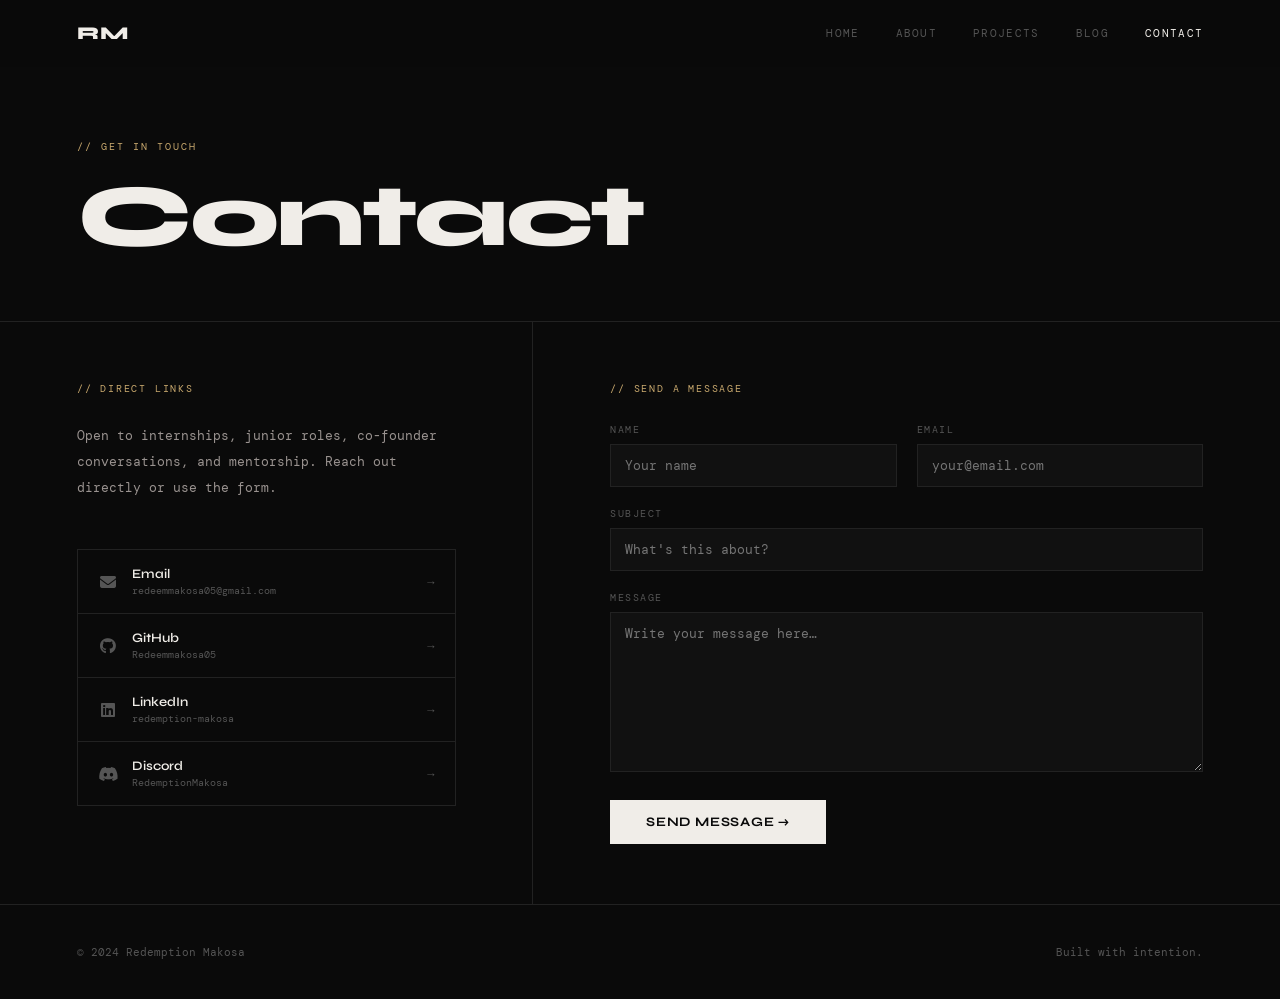
<file: contact.html>
<!DOCTYPE html>
<html lang="en">
<head>
  <meta charset="UTF-8"/><meta name="viewport" content="width=device-width, initial-scale=1.0"/>
  <title>Contact — Redemption Makosa</title>
  <link rel="icon" href="makosa.png" type="image/png"/>
  <link rel="preconnect" href="https://fonts.googleapis.com"/>
  <link rel="preconnect" href="https://fonts.gstatic.com" crossorigin/>
  <link href="https://fonts.googleapis.com/css2?family=Syne:wght@400;600;700;800&family=DM+Mono:wght@400;500&display=swap" rel="stylesheet"/>
  <link rel="stylesheet" href="shared.css"/>
  <style>
    .page-header { padding:140px clamp(24px,6vw,100px) 60px; border-bottom:1px solid var(--border); }
    .page-label { font-family:'DM Mono',monospace; font-size:10px; letter-spacing:0.2em; text-transform:uppercase; color:var(--accent); margin-bottom:20px; opacity:0; animation:fadeUp 0.5s ease forwards 0.1s; }
    .page-title { font-family:'Syne',sans-serif; font-weight:800; font-size:clamp(40px,7vw,88px); line-height:1; letter-spacing:-0.03em; color:var(--text-primary); opacity:0; animation:fadeUp 0.6s ease forwards 0.2s; }
    .contact-body { display:grid; grid-template-columns:1fr 1.4fr; }
    @media(max-width:800px){ .contact-body{grid-template-columns:1fr;} }
    .contact-info { padding:60px clamp(24px,6vw,80px); border-right:1px solid var(--border); }
    @media(max-width:800px){ .contact-info{border-right:none;border-bottom:1px solid var(--border);} }
    .contact-form-col { padding:60px clamp(24px,6vw,80px); }
    .col-label { font-family:'DM Mono',monospace; font-size:10px; letter-spacing:0.18em; text-transform:uppercase; color:var(--accent); margin-bottom:28px; }
    .info-text { font-family:'DM Mono',monospace; font-size:13px; line-height:2; color:var(--text-secondary); margin-bottom:48px; }
    .info-links { display:flex; flex-direction:column; gap:0; border:1px solid var(--border); }
    .info-link { display:flex; align-items:center; justify-content:space-between; padding:16px 20px; text-decoration:none; border-bottom:1px solid var(--border); transition:background 0.2s; }
    .info-link:last-child { border-bottom:none; }
    .info-link:hover { background:var(--surface); }
    .info-link-left { display:flex; align-items:center; gap:14px; }
    .info-link-left i { font-size:16px; color:var(--text-muted); width:20px; text-align:center; }
    .info-link:hover i { color:var(--text-primary); }
    .info-link-name { font-family:'Syne',sans-serif; font-weight:600; font-size:13px; color:var(--text-primary); }
    .info-link-handle { font-family:'DM Mono',monospace; font-size:10px; color:var(--text-muted); margin-top:2px; }
    .info-link-arrow { font-size:12px; color:var(--text-muted); transition:transform 0.2s; }
    .info-link:hover .info-link-arrow { transform:translateX(4px); color:var(--text-primary); }
    /* Form */
    .form-stack { display:flex; flex-direction:column; gap:20px; }
    .form-row { display:grid; grid-template-columns:1fr 1fr; gap:20px; }
    @media(max-width:500px){ .form-row{grid-template-columns:1fr;} }
    .field { display:flex; flex-direction:column; gap:8px; }
    .field label { font-family:'DM Mono',monospace; font-size:10px; letter-spacing:0.15em; text-transform:uppercase; color:var(--text-muted); }
    .field input, .field textarea {
      background:var(--surface); border:1px solid var(--border);
      color:var(--text-primary); padding:12px 14px;
      font-family:'DM Mono',monospace; font-size:13px; outline:none;
      transition:border-color 0.2s; resize:vertical;
    }
    .field input:focus, .field textarea:focus { border-color:var(--accent); }
    .field textarea { min-height:160px; }
    .submit-row { display:flex; align-items:center; gap:20px; margin-top:8px; }
    .btn-submit {
      font-family:'Syne',sans-serif; font-weight:700; font-size:13px;
      letter-spacing:0.06em; text-transform:uppercase; padding:14px 36px;
      background:var(--text-primary); color:var(--bg); border:none; cursor:pointer;
      transition:opacity 0.2s; flex-shrink:0;
    }
    .btn-submit:hover { opacity:0.85; }
    .btn-submit:disabled { opacity:0.4; cursor:not-allowed; }
    .form-status { font-family:'DM Mono',monospace; font-size:12px; }
    .form-status.success { color:#52c87a; }
    .form-status.error { color:#e05252; }
    @keyframes fadeUp{from{opacity:0;transform:translateY(16px);}to{opacity:1;transform:translateY(0);}}
  </style>
  <link rel="stylesheet" href="https://cdnjs.cloudflare.com/ajax/libs/font-awesome/6.5.0/css/all.min.css"/>
</head>
<body>
  <nav class="nav">
    <a href="index.html" class="nav-logo">RM</a>
    <div class="nav-links">
      <a href="index.html" class="nav-link">Home</a>
      <a href="about.html" class="nav-link">About</a>
      <a href="projects.html" class="nav-link">Projects</a>
      <a href="blog.html" class="nav-link">Blog</a>
      <a href="contact.html" class="nav-link active">Contact</a>
    </div>
  </nav>

  <header class="page-header">
    <p class="page-label">// Get in touch</p>
    <h1 class="page-title">Contact</h1>
  </header>

  <div class="contact-body">
    <!-- Left: info -->
    <div class="contact-info">
      <p class="col-label">// Direct links</p>
      <p class="info-text">Open to internships, junior roles, co-founder conversations, and mentorship. Reach out directly or use the form.</p>
      <div class="info-links">
        <a href="mailto:redeemmakosa05@gmail.com" class="info-link">
          <div class="info-link-left">
            <i class="fa-solid fa-envelope"></i>
            <div><div class="info-link-name">Email</div><div class="info-link-handle">redeemmakosa05@gmail.com</div></div>
          </div>
          <span class="info-link-arrow">→</span>
        </a>
        <a href="https://github.com/Redeemmakosa05" class="info-link" target="_blank" rel="noopener">
          <div class="info-link-left">
            <i class="fa-brands fa-github"></i>
            <div><div class="info-link-name">GitHub</div><div class="info-link-handle">Redeemmakosa05</div></div>
          </div>
          <span class="info-link-arrow">→</span>
        </a>
        <a href="https://www.linkedin.com/in/redemption-makosa/" class="info-link" target="_blank" rel="noopener">
          <div class="info-link-left">
            <i class="fa-brands fa-linkedin"></i>
            <div><div class="info-link-name">LinkedIn</div><div class="info-link-handle">redemption-makosa</div></div>
          </div>
          <span class="info-link-arrow">→</span>
        </a>
        <a href="https://discord.com/users/RedemptionMakosa#0001" class="info-link" target="_blank" rel="noopener">
          <div class="info-link-left">
            <i class="fa-brands fa-discord"></i>
            <div><div class="info-link-name">Discord</div><div class="info-link-handle">RedemptionMakosa</div></div>
          </div>
          <span class="info-link-arrow">→</span>
        </a>
      </div>
    </div>

    <!-- Right: form -->
    <div class="contact-form-col">
      <p class="col-label">// Send a message</p>
      <div class="form-stack">
        <div class="form-row">
          <div class="field"><label>Name</label><input type="text" id="cf-name" placeholder="Your name"/></div>
          <div class="field"><label>Email</label><input type="email" id="cf-email" placeholder="your@email.com"/></div>
        </div>
        <div class="field"><label>Subject</label><input type="text" id="cf-subject" placeholder="What's this about?"/></div>
        <div class="field"><label>Message</label><textarea id="cf-message" placeholder="Write your message here…"></textarea></div>
        <div class="submit-row">
          <button class="btn-submit" id="cf-submit" onclick="sendMessage()">Send Message →</button>
          <span class="form-status" id="cf-status"></span>
        </div>
      </div>
    </div>
  </div>

  <footer class="footer">
    <span class="footer-copy">© 2024 Redemption Makosa</span>
    <span class="footer-built">Built with intention.</span>
  </footer>
<script>
  const API = 'https://backend-production-ce5c3.up.railway.app';

  async function sendMessage() {
    const name    = document.getElementById('cf-name').value.trim();
    const email   = document.getElementById('cf-email').value.trim();
    const subject = document.getElementById('cf-subject').value.trim();
    const message = document.getElementById('cf-message').value.trim();
    const status  = document.getElementById('cf-status');
    const btn     = document.getElementById('cf-submit');

    if (!name || !email || !subject || !message) {
      status.textContent = 'Please fill in all fields.';
      status.className = 'form-status error';
      return;
    }

    btn.disabled = true;
    btn.textContent = 'Sending…';
    status.textContent = '';

    try {
      const res = await fetch(`${API}/contact`, {
        method: 'POST',
        headers: { 'Content-Type': 'application/json' },
        body: JSON.stringify({ name, email, subject, message })
      });

      const data = await res.json();

      if (res.ok) {
        status.textContent = '✓ Message sent. I\'ll get back to you soon.';
        status.className = 'form-status success';
        ['cf-name', 'cf-email', 'cf-subject', 'cf-message']
          .forEach(id => document.getElementById(id).value = '');
        btn.textContent = 'Sent ✓';
      } else {
        // Show the server's actual error in console so you can debug
        console.error('Server error:', data);
        throw new Error(data.detail || 'Server error');
      }
    } catch (e) {
      console.error('Contact form error:', e);
      status.textContent = 'Failed to send. Try emailing directly.';
      status.className = 'form-status error';
      btn.disabled = false;
      btn.textContent = 'Send Message →';
    }
  }
</script>

  
      
</body>
</html>
</file>
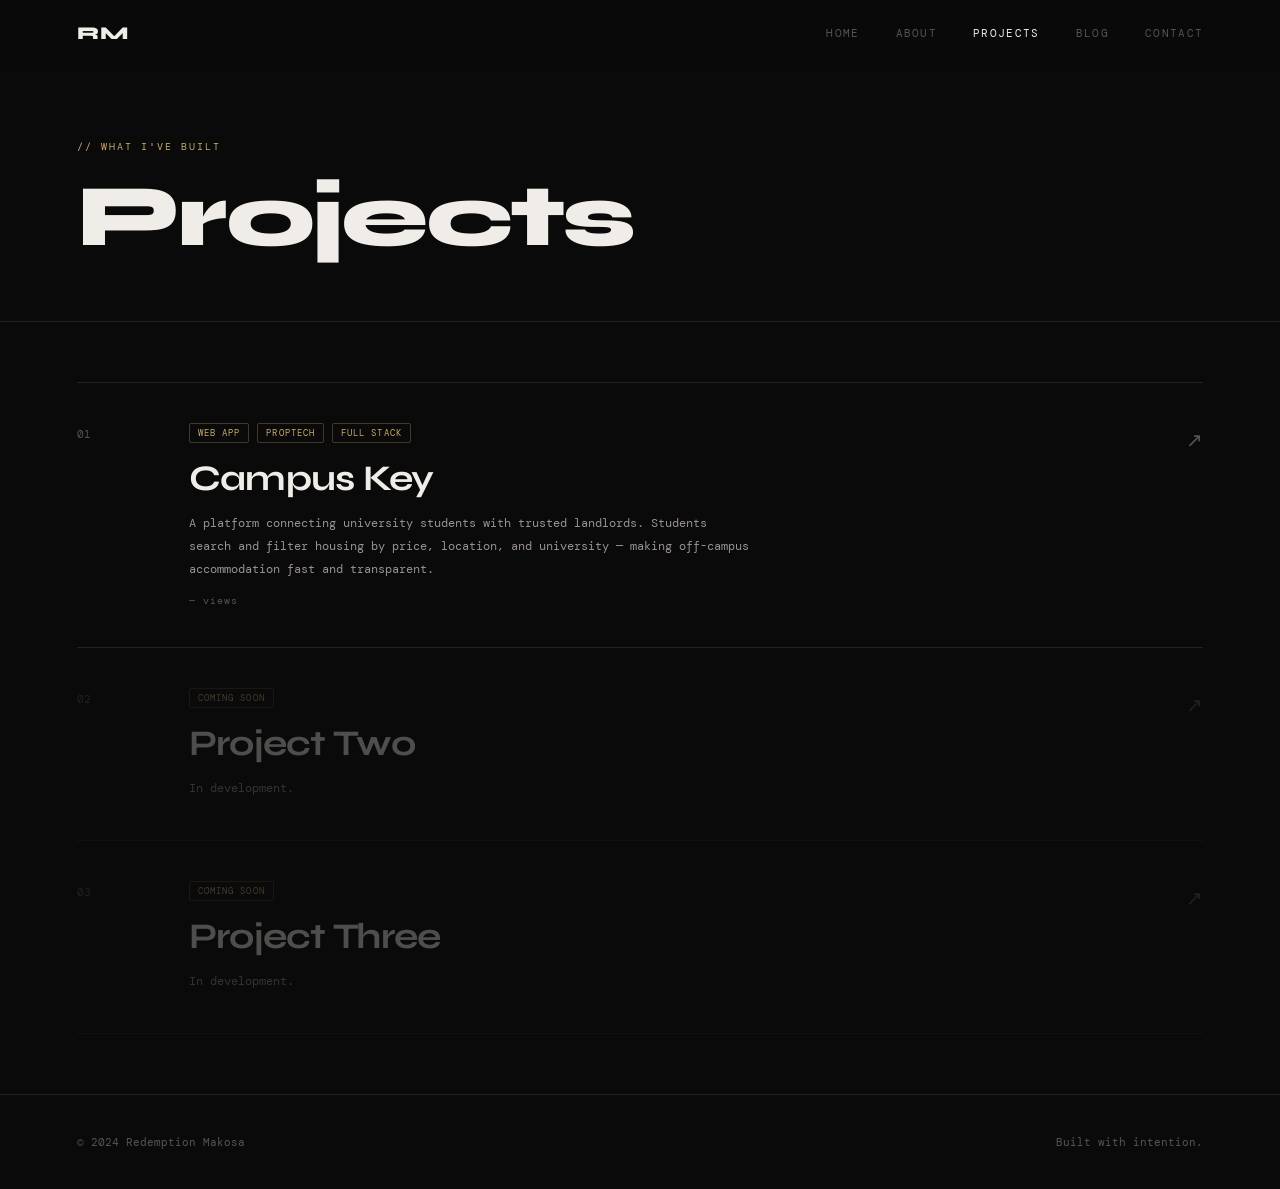
<file: projects.html>
<!DOCTYPE html>
<html lang="en">
<head>
  <meta charset="UTF-8"/><meta name="viewport" content="width=device-width, initial-scale=1.0"/>
  <title>Projects — Redemption Makosa</title>
  <link rel="icon" href="makosa.png" type="image/png"/>
  <link rel="preconnect" href="https://fonts.googleapis.com"/>
  <link rel="preconnect" href="https://fonts.gstatic.com" crossorigin/>
  <link href="https://fonts.googleapis.com/css2?family=Syne:wght@400;600;700;800&family=DM+Mono:wght@400;500&display=swap" rel="stylesheet"/>
  <link rel="stylesheet" href="shared.css"/>
  <style>
    .page-header { padding:140px clamp(24px,6vw,100px) 60px; border-bottom:1px solid var(--border); }
    .page-label { font-family:'DM Mono',monospace; font-size:10px; letter-spacing:0.2em; text-transform:uppercase; color:var(--accent); margin-bottom:20px; opacity:0; animation:fadeUp 0.5s ease forwards 0.1s; }
    .page-title { font-family:'Syne',sans-serif; font-weight:800; font-size:clamp(40px,7vw,88px); line-height:1; letter-spacing:-0.03em; color:var(--text-primary); opacity:0; animation:fadeUp 0.6s ease forwards 0.2s; }
    .projects-section { padding:60px clamp(24px,6vw,100px); }
    .project-item { display:grid; grid-template-columns:80px 1fr auto; gap:32px; align-items:start; padding:40px 0; border-bottom:1px solid var(--border); text-decoration:none; opacity:0; animation:fadeUp 0.5s ease forwards; }
    .project-item:first-child { border-top:1px solid var(--border); }
    .proj-num { font-family:'DM Mono',monospace; font-size:11px; color:var(--text-muted); padding-top:4px; }
    .proj-tags { display:flex; gap:8px; flex-wrap:wrap; margin-bottom:14px; }
    .proj-tag { font-family:'DM Mono',monospace; font-size:9px; letter-spacing:0.12em; text-transform:uppercase; color:var(--accent); border:1px solid rgba(201,169,110,0.3); padding:3px 8px; border-radius:2px; }
    .proj-name { font-family:'Syne',sans-serif; font-weight:700; font-size:clamp(22px,3.5vw,36px); color:var(--text-primary); margin-bottom:12px; letter-spacing:-0.02em; }
    .proj-desc { font-family:'DM Mono',monospace; font-size:12px; color:var(--text-secondary); line-height:1.9; max-width:560px; }
    .proj-meta { display:flex; gap:20px; margin-top:14px; align-items:center; }
    .proj-views { font-family:'DM Mono',monospace; font-size:10px; color:var(--text-muted); letter-spacing:0.1em; }
    .proj-arrow { font-size:20px; color:var(--text-muted); transition:transform 0.2s,color 0.2s; padding-top:4px; }
    .project-item:hover .proj-arrow { color:var(--text-primary); transform:translate(4px,-4px); }
    .proj-coming { opacity:0.3 !important; pointer-events:none; }
    @media(max-width:600px){ .project-item{grid-template-columns:48px 1fr;} .proj-arrow{display:none;} }
    .project-item:nth-child(1){animation-delay:0.1s;} .project-item:nth-child(2){animation-delay:0.2s;} .project-item:nth-child(3){animation-delay:0.3s;}
    @keyframes fadeUp{from{opacity:0;transform:translateY(16px);}to{opacity:1;transform:translateY(0);}}
  </style>
</head>
<body>
  <nav class="nav">
    <a href="index.html" class="nav-logo">RM</a>
    <div class="nav-links">
      <a href="index.html" class="nav-link">Home</a>
      <a href="about.html" class="nav-link">About</a>
      <a href="projects.html" class="nav-link active">Projects</a>
      <a href="blog.html" class="nav-link">Blog</a>
      <a href="contact.html" class="nav-link">Contact</a>
    </div>
  </nav>

  <header class="page-header">
    <p class="page-label">// What I've built</p>
    <h1 class="page-title">Projects</h1>
  </header>

  <section class="projects-section">
    <a href="#" class="project-item">
      <span class="proj-num">01</span>
      <div class="proj-body">
        <div class="proj-tags">
          <span class="proj-tag">Web App</span>
          <span class="proj-tag">Proptech</span>
          <span class="proj-tag">Full Stack</span>
        </div>
        <h2 class="proj-name">Campus Key</h2>
        <p class="proj-desc">A platform connecting university students with trusted landlords. Students search and filter housing by price, location, and university — making off-campus accommodation fast and transparent.</p>
        <div class="proj-meta">
          <span class="proj-views" id="views-campus-key">— views</span>
        </div>
      </div>
      <span class="proj-arrow">↗</span>
    </a>

    <div class="project-item proj-coming">
      <span class="proj-num">02</span>
      <div class="proj-body">
        <div class="proj-tags"><span class="proj-tag">Coming Soon</span></div>
        <h2 class="proj-name">Project Two</h2>
        <p class="proj-desc">In development.</p>
      </div>
      <span class="proj-arrow">↗</span>
    </div>

    <div class="project-item proj-coming">
      <span class="proj-num">03</span>
      <div class="proj-body">
        <div class="proj-tags"><span class="proj-tag">Coming Soon</span></div>
        <h2 class="proj-name">Project Three</h2>
        <p class="proj-desc">In development.</p>
      </div>
      <span class="proj-arrow">↗</span>
    </div>
  </section>

  <footer class="footer">
    <span class="footer-copy">© 2024 Redemption Makosa</span>
    <span class="footer-built">Built with intention.</span>
  </footer>

  <script>
    const API = 'https://backend-production-ce5c3.up.railway.app'; // ← REPLACE with your Vercel URL

    const nav = document.querySelector('.nav');
    window.addEventListener('scroll', () => nav.classList.toggle('scrolled', window.scrollY > 20));

    async function trackView(projectId) {
      try {
        const res = await fetch(`${API}/projects/${projectId}/view`, { method: 'POST' });
        const data = await res.json();
        const el = document.getElementById(`views-${projectId}`);
        if (el) el.textContent = `${data.views} view${data.views !== 1 ? 's' : ''}`;
      } catch(e) { /* silently fail if API not connected yet */ }
    }

    trackView('campus-key');
  </script>
</body>
</html>
</file>
<file: shared.css>
/* ═══════════════════════════════════════
   SHARED.CSS — Redemption Makosa Portfolio
   ═══════════════════════════════════════ */

@import url('https://fonts.googleapis.com/css2?family=Syne:wght@400;600;700;800&family=DM+Mono:wght@400;500&display=swap');

:root {
  --bg:            #0a0a0a;
  --surface:       #111111;
  --surface-2:     #181818;
  --border:        #222222;
  --text-primary:  #f0ede8;
  --text-secondary:#9a9390;
  --text-muted:    #555555;
  --accent:        #c9a96e;
}

*, *::before, *::after {
  margin: 0;
  padding: 0;
  box-sizing: border-box;
}

html { scroll-behavior: smooth; }

body {
  background: var(--bg);
  color: var(--text-primary);
  font-family: 'DM Mono', monospace;
  -webkit-font-smoothing: antialiased;
}

/* ── NAV ── */
.nav {
  position: fixed;
  top: 0;
  left: 0;
  right: 0;
  z-index: 100;
  display: flex;
  align-items: center;
  justify-content: space-between;
  padding: 22px clamp(24px, 6vw, 100px);
  background: rgba(10,10,10,0.85);
  backdrop-filter: blur(12px);
  border-bottom: 1px solid transparent;
  transition: border-color 0.3s;
}

.nav.scrolled { border-color: var(--border); }

.nav-logo {
  font-family: 'Syne', sans-serif;
  font-weight: 800;
  font-size: 18px;
  color: var(--text-primary);
  text-decoration: none;
  letter-spacing: 0.05em;
}

.nav-links {
  display: flex;
  gap: 36px;
  align-items: center;
}

.nav-link {
  font-family: 'DM Mono', monospace;
  font-size: 11px;
  letter-spacing: 0.12em;
  text-transform: uppercase;
  color: var(--text-muted);
  text-decoration: none;
  transition: color 0.2s;
}

.nav-link:hover,
.nav-link.active { color: var(--text-primary); }

/* ── FOOTER ── */
.footer {
  padding: 40px clamp(24px, 6vw, 100px);
  border-top: 1px solid var(--border);
  display: flex;
  justify-content: space-between;
  align-items: center;
  flex-wrap: wrap;
  gap: 8px;
}

.footer-copy {
  font-family: 'DM Mono', monospace;
  font-size: 11px;
  color: var(--text-muted);
}

.footer-built {
  font-family: 'DM Mono', monospace;
  font-size: 11px;
  color: var(--text-muted);
}

/* ── NAV SCROLL SCRIPT ── */
</file>
